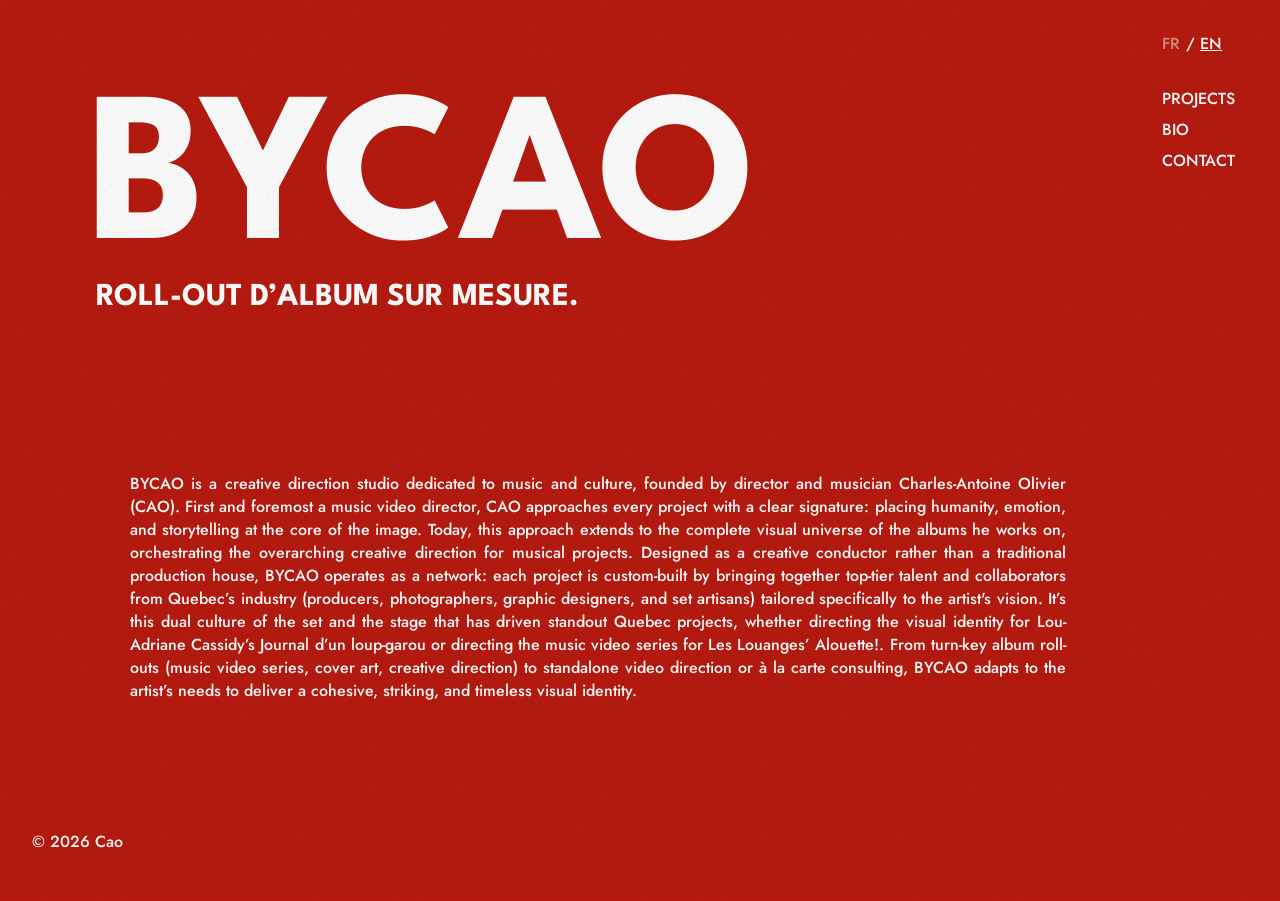
<file: index.html>
<!DOCTYPE html>
<html lang="en">
<head>
  <meta charset="UTF-8">
  <meta name="viewport" content="width=device-width, initial-scale=1.0">
  <title>BYCAO</title>
  <meta name="description" content="Portfolio of Artist Name, [type of art] based in [city].">

  <link rel="icon" href="favicon.ico">
  <script src="js/lang.js?v=3"></script>
  <link rel="stylesheet" href="css/style.css?v=3">


  <link rel="preconnect" href="https://fonts.googleapis.com">
  <link rel="preconnect" href="https://fonts.gstatic.com" crossorigin>
  <link href="https://fonts.googleapis.com/css2?family=Jost:ital,wght@0,100..900;1,100..900&family=League+Spartan:wght@100..900&display=swap" rel="stylesheet">
</head>
<body class="page-home">
  <div id="bg"></div>
  <header>
    <div class="lang-switch">
        <button type="button" data-set-lang="fr">FR</button>
        <span>/</span>
        <button type="button" data-set-lang="en">EN</button>
    </div>
    <nav>
      <!--
      <a href="index.html">BYCAO</a>
      -->
      <ul>
        <li data-lang="fr"><a href="projets.html">PROJETS</a></li>
        <li data-lang="en"><a href="projets.html">PROJECTS</a></li>
        <li><a href="about.html">BIO</a></li>
        <li><a href="mailto:charlesantoine.olivier@gmail.com">CONTACT</a></li>
      </ul>
    </nav>
  </header>

  <main>
    <div class="hero">
        <h1>BYCAO</h1>
        <h2>ROLL-OUT D’ALBUM SUR MESURE.</h2>
    </div>
    <div class="desc">
        <p data-lang="fr">BYCAO est un studio de direction artistique et de création dédié à la musique et à la culture, fondé par le réalisateur et musicien Charles-Antoine Olivier (CAO).
        Réalisateur de clips d'abord, CAO aborde chaque projet avec un parti pris : mettre l'humain, l'émotion et le storytelling au cœur de l'image. Aujourd'hui, cette démarche s'étend à l'univers visuel complet des projets qu'il accompagne, en orchestrant la direction de création globale d'un album musical. 
        Pensé comme un chef d'orchestre créatif plutôt qu'un studio de production classique, BYCAO fonctionne en réseau : chaque projet est bâti sur mesure en rassemblant les meilleurs talents et sous-traitants de l'industrie québécoise (producteurs, photographes, graphistes, artisans de plateau) adaptés à la vision de l'artiste.
        C'est cette double culture du plateau et de la scène qui ont guidé des projets québécois marquants, qu'il s'agisse de la direction visuelle de Journal d’un loup-garou de Lou-Adriane Cassidy ou de la réalisation de la série de vidéoclips pour Alouette ! de Les Louanges.
        Du roll-out d’album clé en main (série de clips, pochettes, direction créative) jusqu'à la réalisation de clips uniques ou des services de consultation à la carte, CAO s'adapte aux besoins de l'artiste pour garantir un univers cohérent, fort et intemporel.
        </p>
        <p data-lang="en">
            BYCAO is a creative direction studio dedicated to music and culture, founded by director and musician Charles-Antoine Olivier (CAO).
            First and foremost a music video director, CAO approaches every project with a clear signature: placing humanity, emotion, and storytelling at the core of the image. Today, this approach extends to the complete visual universe of the albums he works on, orchestrating the overarching creative direction for musical projects.
            Designed as a creative conductor rather than a traditional production house, BYCAO operates as a network: each project is custom-built by bringing together top-tier talent and collaborators from Quebec’s industry (producers, photographers, graphic designers, and set artisans) tailored specifically to the artist's vision.
            It’s this dual culture of the set and the stage that has driven standout Quebec projects, whether directing the visual identity for Lou-Adriane Cassidy’s Journal d’un loup-garou or directing the music video series for Les Louanges’ Alouette!.
            From turn-key album roll-outs (music video series, cover art, creative direction) to standalone video direction or à la carte consulting, BYCAO adapts to the artist’s needs to deliver a cohesive, striking, and timeless visual identity.

        </p>
    </div>
  </main>

  <footer>
    <p>&copy; 2026 Cao</p>
  </footer>
  <script src="js/background.js?v=3" defer></script>
</body>
</html>
</file>
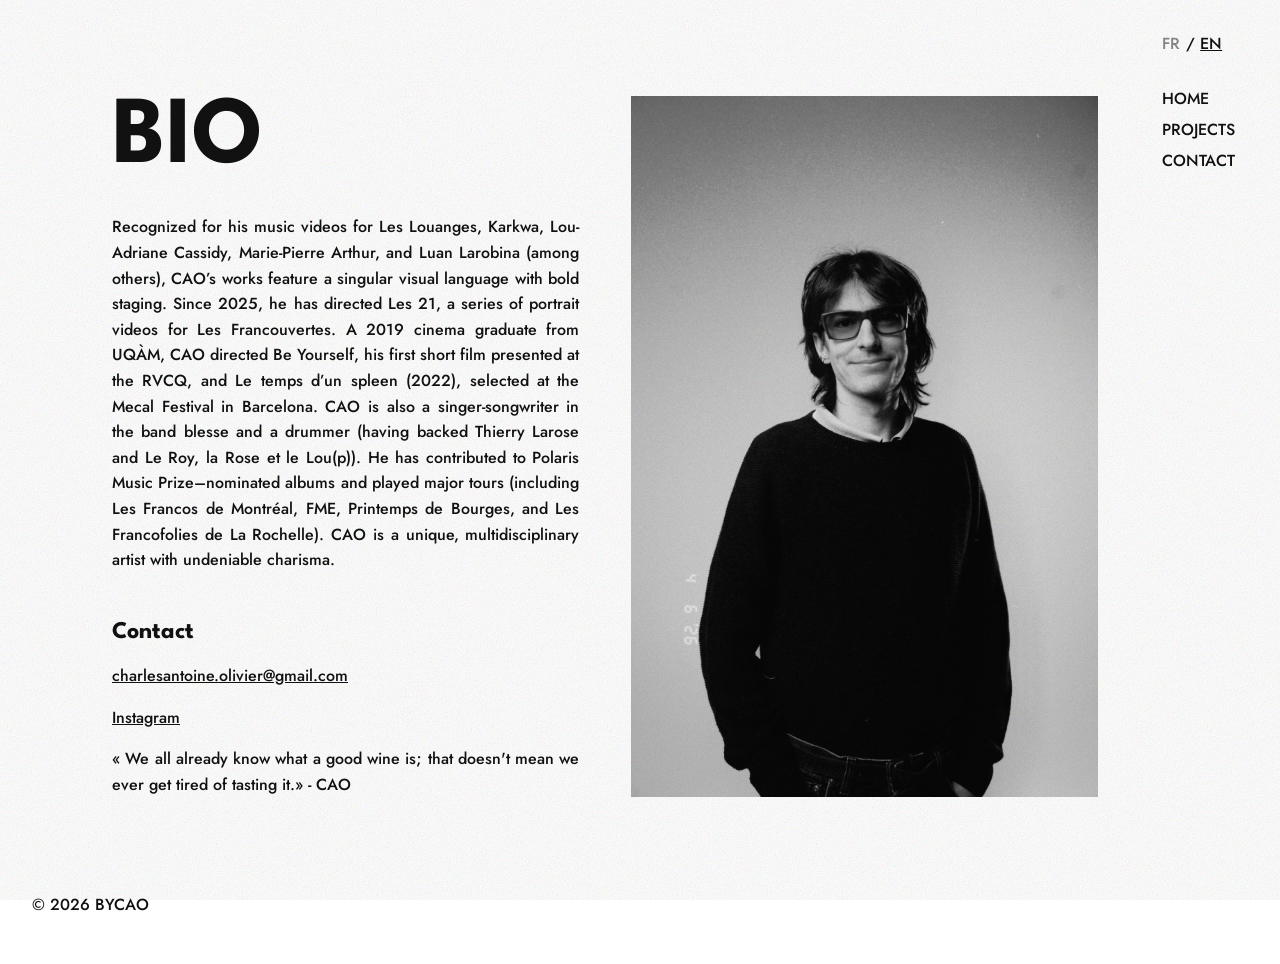
<file: about.html>
<!DOCTYPE html>
<html lang="fr">
<head>
  <meta charset="UTF-8">
  <meta name="viewport" content="width=device-width, initial-scale=1.0">
  <title>Bio</title>
  <meta name="description" content="Artist Name, [discipline] basé à [ville].">

  <link rel="preconnect" href="https://fonts.googleapis.com">
  <link rel="preconnect" href="https://fonts.gstatic.com" crossorigin>
  <link href="https://fonts.googleapis.com/css2?family=Jost:wght@100..900&family=League+Spartan:wght@100..900&display=swap" rel="stylesheet">
  <script src="js/lang.js?v=3"></script>
  <link rel="stylesheet" href="css/style.css?v=3">
</head>
<body class="page-about">
  <div id="bg"></div>

  <header>
    <div class="lang-switch">
        <button type="button" data-set-lang="fr">FR</button>
        <span>/</span>
        <button type="button" data-set-lang="en">EN</button>
    </div>
    <nav>
      <ul>
        <li data-lang="fr"><a href="index.html">ACCUEIL</a></li>
        <li data-lang="en"><a href="index.html">HOME</a></li>
        <li data-lang="fr"><a href="projets.html">PROJETS</a></li>
        <li data-lang="en"><a href="projets.html">PROJECTS</a></li>
        <li><a href="mailto:charlesantoine.olivier@gmail.com">CONTACT</a></li>
      </ul>
    </nav>
  </header>

  <main>
    <div class="about">

      <div class="about-text">
        <h1>BIO</h1>

        <p data-lang="fr">Reconnu pour ses vidéoclips pour Les Louanges, Karkwa, Lou-Adriane Cassidy, Marie-Pierre Arthur et Luan Larobina (entre autres), les œuvres de CAO ont un langage visuel singulier avec des mises en scènes audacieuses. Depuis 2025, il réalise la série de portraits Les 21 des Francouvertes. Diplômé de l'UQÀM en cinéma (2019), CAO a réalisé Be Yourself, son premier court-métrage présenté aux RVCQ et Le temps d’un spleen (2022),
            sélectionné au festival Mecal à Barcelone. CAO est aussi auteur-compositeur-interprète dans le groupe Blesse et batteur (ayant accompagné Thierry Larose, Le Roy, la Rose et le Lou(p)). Il a participé à des albums nommés au Prix Polaris et à des tournées majeures (dont les Francos de Montréal, FME, Printemps de Bourges et Francofolies de La Rochelle). CAO est un artiste multidisciplinaire unique au charisme certain.
        </p>
        <p data-lang="en">Recognized for his music videos for Les Louanges, Karkwa, Lou-Adriane Cassidy, Marie-Pierre Arthur, and Luan Larobina (among others), CAO’s works feature a singular visual language with bold staging. Since 2025, he has directed Les 21, a series of portrait videos for Les Francouvertes. A 2019 cinema graduate from UQÀM, CAO directed Be Yourself, his first short film presented at the RVCQ, and Le temps d’un spleen (2022), selected at the Mecal Festival in Barcelona.
            CAO is also a singer-songwriter in the band blesse and a drummer (having backed Thierry Larose and Le Roy, la Rose et le Lou(p)). He has contributed to Polaris Music Prize–nominated albums and played major tours (including Les Francos de Montréal, FME, Printemps de Bourges, and Les Francofolies de La Rochelle). CAO is a unique, multidisciplinary artist with undeniable charisma.
        </p>

        <h2>Contact</h2>
        <p><a href="mailto:charlesantoine.olivier@gmail.com">charlesantoine.olivier@gmail.com</a></p>
        <p><a href="https://www.instagram.com/cao100/">Instagram</a></p>

        <p data-lang="fr">«  On sait tous déjà c'est quoi un bon vin ; ce n'est pas pour autant qu'on se tanne d'y goûter »  - CAO</p>
        <p data-lang="en">« We all already know what a good wine is; that doesn't mean we ever get tired of tasting it.» - CAO</p>
      </div>
      <img class="about-photo" src="images/cao.jpeg" alt="">
    </div>
  </main>

  <footer>
    <p>&copy; 2026 BYCAO</p>
  </footer>

  <script src="js/background.js?v=3" defer></script>
</body>
</html>
</file>
<file: css/style.css>
:root {
  --font-body: "Jost", sans-serif;
  --font-display: "League Spartan", sans-serif;
  --bg: #ffffff;  /* default; each page sets its own below */
  --grain: url("data:image/svg+xml,%3Csvg xmlns='http://www.w3.org/2000/svg' width='300' height='300'%3E%3Cfilter id='n'%3E%3CfeTurbulence type='fractalNoise' baseFrequency='0.8' numOctaves='4' stitchTiles='stitch'/%3E%3C/filter%3E%3Crect width='100%25' height='100%25' filter='url(%23n)'/%3E%3C/svg%3E");
}

*, *::before, *::after { box-sizing: border-box; }

body {
  margin: 0;
  min-height: 100dvh;
  display: grid;
  grid-template-columns: 1fr 150px;   /* content | sidebar width */
  grid-template-rows: 1fr auto;       /* content stretches | footer */
  grid-template-areas:
    "main sidebar"
    "footer sidebar";
  font-family: var(--font-body);
  font-weight: 500;
  color: white;
  background-color: var(--bg);
  position: relative;
}

/* one color per page */
body.page-home    { --bg: #b81a0f; }
body.page-projets { --bg: #1215b1; }
body.page-about   { --bg: #ffffff; color: #111111; }  /* light page, so dark text */

/* grain layer over the whole page */
body::before {
  content: "";
  position: fixed;
  inset: 0;
  background-image: var(--grain);
  opacity: 0.25;            /* grain strength */
  mix-blend-mode: multiply; /* try overlay or soft-light too */
  pointer-events: none;     /* clicks pass through */
  z-index: 9999;
}

header {
  grid-area: sidebar;
  position: sticky;      /* stays in view while the content scrolls */
  top: 0;
  height: 100dvh;
  padding: 2rem;
  display: flex;
  flex-direction: column;
  gap: 2rem;
}

main   { grid-area: main;   padding: 2rem; min-width: 0; }
footer { grid-area: footer; padding: 2rem; }

/* headings share the font, sizes are set separately */
h1, h2, h3 {
  font-family: var(--font-display);
  font-weight: 700;
  margin: 0;
}

/* title in the sidebar */
header h1 {
  font-size: 2.5rem;
  line-height: 0.95;
}

header h1 a {
  color: inherit;
  text-decoration: none;
}

/* home page title */
.hero {
  margin-top: clamp(1rem, 5vw, 6rem);
  margin-left: clamp(1rem, 5vw, 6rem);
  margin-bottom: 7em;
}

.hero h1 {
  font-size: clamp(4rem, 0.12rem + 16.57vw, 20rem);
  line-height: 0.85;      /* exact line height, the same in every browser */
  margin-left: -0.04em;
}

.hero h2 {
  font-size: 2rem;
  margin-top: 0.15em;     /* small, controlled gap under the title */
}

.desc {
  max-width: 1000px;
  margin-left: auto;
  padding: 2em;
}

.desc p {
  text-align: justify;
  hyphens: none;          /* never split words */
  text-align-last: left;
  text-wrap: pretty;
}

/* nav links stacked in the sidebar */
nav ul {
  display: flex;
  flex-direction: column;
  gap: 0.5rem;
  list-style: none;
  margin: 0;
  padding: 0;
}

nav a {
  text-decoration: none;
  color: inherit;
}

/* language switch */
html[lang="fr"] [data-lang="en"],
html[lang="en"] [data-lang="fr"] {
  display: none !important;  /* hides the language that isn't selected */
}

.lang-switch {
  display: flex;
  gap: 0.35rem;
  align-items: center;
}

.lang-switch button {
  padding: 0;
  border: none;
  background: none;
  color: inherit;
  font: inherit;
  opacity: 0.5;
  cursor: pointer;
}

.lang-switch button[aria-pressed="true"] {
  opacity: 1;
  text-decoration: underline;
}

/* project previews */
.project-grid {
  display: grid;
  grid-template-columns: repeat(4, 1fr);  /* 4 covers on a full-size screen */
  gap: 1.5rem;
}

.project-card {
  color: inherit;
  text-decoration: none;
}

.project-card img {
  display: block;
  width: 100%;
  aspect-ratio: 4 / 3;  /* every preview is the same shape */
  object-fit: cover;
}

.project-card h2 {
  margin-top: 0.5rem;
  font-size: 1.25rem;
}

/* image viewer, over the page */
#viewer {
  width: 100vw;
  max-width: none;
  height: 100dvh;
  max-height: none;
  padding: 0;
  border: none;
  overflow: hidden;
  background: transparent;
  color: white;
}

#viewer::backdrop {
  background: rgb(0 0 0 / 0.75);
  backdrop-filter: blur(6px);
  animation: viewer-fade 0.35s ease-out;
}

#viewer.closing::backdrop {
  animation: viewer-fade 0.35s ease-in reverse forwards;
}

@keyframes viewer-fade {
  from { opacity: 0; }
}

body:has(#viewer[open]) { overflow: hidden; }  /* page behind doesn't scroll */

/* slides sit side by side; scrolling sideways also gives swiping on phones */
#viewer-images {
  display: flex;
  height: 100dvh;
  overflow-x: auto;
  overflow-y: hidden;
  scroll-snap-type: x mandatory;
  scrollbar-width: none;
}

.viewer-page {
  flex: 0 0 100%;
  display: flex;
  align-items: center;
  justify-content: center;
  min-width: 0;
  height: 100%;
  scroll-snap-align: start;
  scroll-snap-stop: always;
}

#viewer img {
  display: block;
  max-width: 100%;
  max-height: 100%;  /* always shows the whole image, never crops */
}

/* mosaic slide: images fitted together to fill the screen */
.mosaic-page {
  align-items: stretch;
  overflow-y: auto;
  padding: 3.5rem 4rem;  /* room for the × and the arrows */
}

.mosaic {
  position: relative;
  width: 100%;
  height: 100%;
  overflow: hidden;
}

/* the script sets each image's position and size */
#viewer .mosaic img {
  position: absolute;
  max-width: none;
  max-height: none;
  object-fit: cover;
  cursor: zoom-in;
}

/* video slides use the same margins as the mosaic */
.viewer-page:has(.video-frame) {
  padding: 3.5rem 4rem;
}

.video-frame {
  width: min(100%, calc((100dvh - 7rem) * 16 / 9));  /* 7rem = top + bottom margin */
  aspect-ratio: 16 / 9;
  background: black;
}

.video-frame iframe {
  display: block;
  width: 100%;
  height: 100%;
  border: none;
}

#viewer .close {
  position: fixed;
  top: 0.5rem;
  right: 0.5rem;
  z-index: 1;
  padding: 0.25rem 0.75rem;
  border: none;
  background: rgb(0 0 0 / 0.6);
  color: white;
  font-size: 2rem;
  cursor: pointer;
}

.viewer-arrow {
  position: fixed;
  top: 50%;
  z-index: 1;
  transform: translateY(-50%);
  padding: 0.5rem 1rem;
  border: none;
  background: rgb(0 0 0 / 0.6);
  color: white;
  font-size: 2.5rem;
  line-height: 1;
  cursor: pointer;
}

.viewer-arrow.prev { left: 0.5rem; }
.viewer-arrow.next { right: 0.5rem; }
.viewer-arrow[hidden] { display: none; }
#viewer.closing .viewer-arrow { display: none; }

/* zoomed image, over the mosaic */
#lightbox {
  width: 100vw;
  height: 100dvh;
  max-width: none;
  max-height: none;
  padding: 0;
  border: none;
  background: transparent;
  cursor: zoom-out;
}

#lightbox::backdrop {
  background: rgb(0 0 0 / 0.52);
}

#lightbox[open] {
  display: flex;
  align-items: center;
  justify-content: center;
  animation: viewer-fade 0.2s ease-out;
}

#lightbox img {
  display: block;
  max-width: 90%;
  max-height: 90%;
  object-fit: contain;
  box-shadow: 0 8px 40px rgb(0 0 0 / 0.6);  /* lifts the image off the mosaic */
}

.rotate-hint {
  display: none;
  position: fixed;
  left: 0;
  right: 0;
  bottom: 1.5rem;
  margin: 0;
  text-align: center;
  pointer-events: none;
}

/* about page */
.about {
  display: grid;
  grid-template-columns: minmax(0, 65ch) minmax(0, 500px);  /* text | photo */
  justify-content: start;   /* keeps both columns together on the left */
  gap: clamp(2rem, 4vw, 4rem);
  align-items: start;
  margin-top: clamp(1rem, 5vw, 6rem);
  margin-left: clamp(5rem, 5vw, 6rem);
}

.about-photo {
  display: block;
  width: 100%;
  height: auto;
}

.about-text {
  max-width: 65ch;  /* comfortable reading width */
  line-height: 1.6;
}

.about-text h1 {
  font-size: clamp(3rem, 2rem + 5vw, 7rem);
  line-height: 0.9;
  margin-bottom: 2rem;
}

.about-text h2 {
  font-size: 1.5rem;
  margin: 2.5rem 0 0.75rem;
}

.about-text p {
  margin: 0 0 1rem;
  text-align: justify;
  hyphens: none;          /* never split words */
  text-align-last: left;
  text-wrap: pretty;
}

.about-text a {
  color: inherit;
}

.about-list {
  list-style: none;
  margin: 0;
  padding: 0;
}

/* ---------- screen sizes ---------- */

@media (max-width: 1200px) {
  .project-grid { grid-template-columns: repeat(3, 1fr); }
}

/* mobile and tablet: header goes on top */
@media (max-width: 1000px) {
  :root {
    --gutter: clamp(0.75rem, 4vw, 2rem);  /* 12px on small phones, up to 32px on tablets */
  }

  body {
    grid-template-columns: 1fr;
    grid-template-rows: auto 1fr auto;
    grid-template-areas:
      "sidebar"
      "main"
      "footer";
  }

  header {
    position: static;
    height: auto;
    flex-direction: row;
    flex-wrap: wrap;           /* wraps to a second line if a phone is very narrow */
    align-items: center;       /* links and FR/EN share the same center line */
    justify-content: flex-end; /* everything on the right */
    gap: clamp(1rem, 3vw, 1.5rem);
    padding: var(--gutter);
  }

  nav ul {
    flex-direction: row;       /* links side by side */
    gap: clamp(1rem, 3vw, 1.5rem);
    align-items: center;
  }

  .lang-switch {
    order: 1;                  /* FR/EN comes after the links */
  }

  main,
  footer {
    padding: var(--gutter);
  }

  .hero {
    margin-top: var(--gutter);
    margin-left: 0;            /* main's padding is enough on small screens */
  }

  .desc {
    padding: var(--gutter) 0;
  }

  .about {
    grid-template-columns: 1fr;
    margin-top: var(--gutter);
    margin-left: 0;
    gap: var(--gutter);
  }

  .about-photo {
    max-width: 65ch;  /* same width limit as the text above */
  }
}

@media (max-width: 900px) {
  .project-grid { grid-template-columns: repeat(2, 1fr); }
}

/* phones held upright: the mosaic scrolls instead of fitting */
@media (max-width: 768px) and (orientation: portrait) {
  .mosaic-page { padding: 3.5rem 0.5rem; }
  .viewer-page:has(.video-frame) { padding: 3.5rem 0.5rem; }
  .mosaic { height: auto; }
}

/* phones: bigger title, smaller subtitle, less space underneath */
@media (max-width: 600px) {
  .hero {
    margin-bottom: clamp(2rem, 10vw, 4rem);  /* was 7em */
  }

  .hero h1 {
    font-size: clamp(4rem, 24vw, 9rem);      /* BYCAO, bigger on phones */
  }

  .hero h2 {
    font-size: clamp(1.1rem, 4.5vw, 1.6rem); /* subtitle, a bit smaller */
  }

  /* "Projects" has one letter more than "Projets", so it's set slightly smaller */
  h1[data-lang="en"] { zoom: 0.875; }
  h1 [data-lang="en"] { font-size: 0.875em; }
}

@media (max-width: 500px) {
  .project-grid { grid-template-columns: 1fr; }
}

/* only shows on a phone held upright */
@media (orientation: portrait) and (pointer: coarse) {
  .rotate-hint { display: block; }
}
</file>
